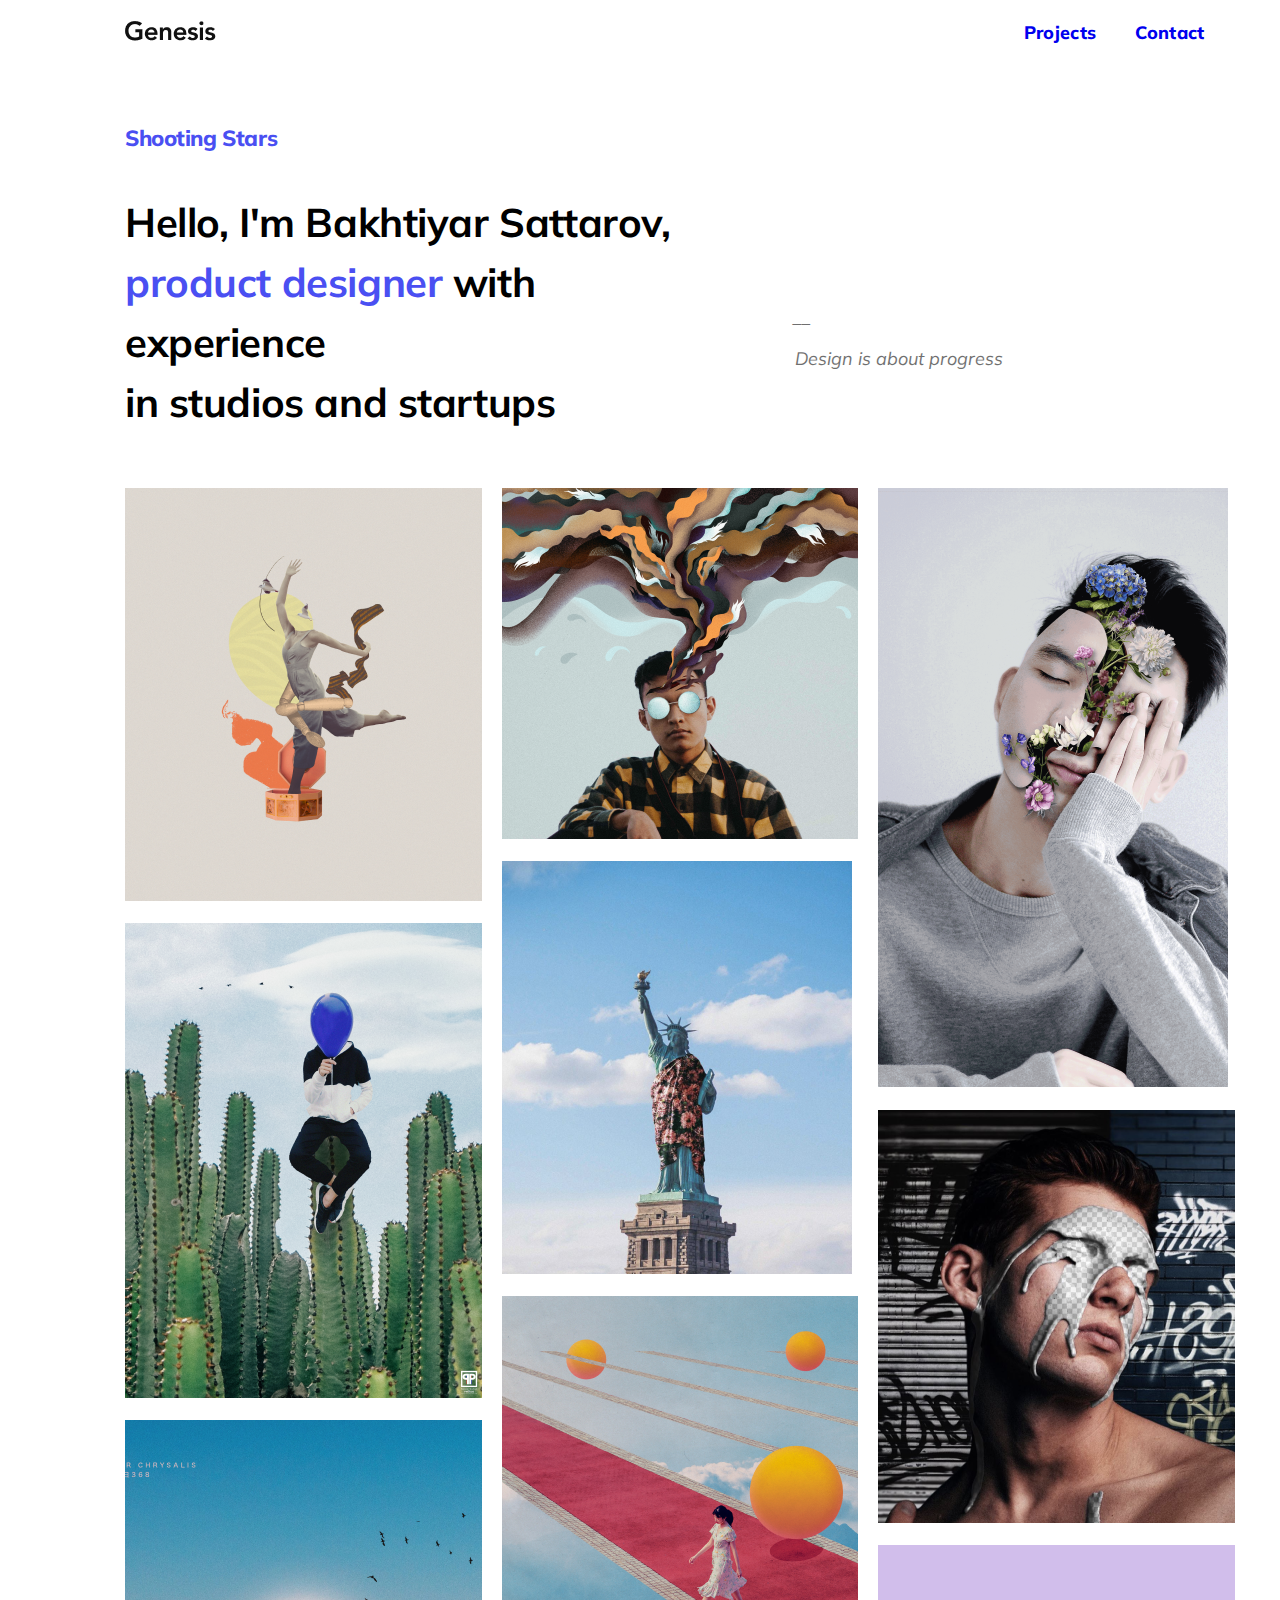
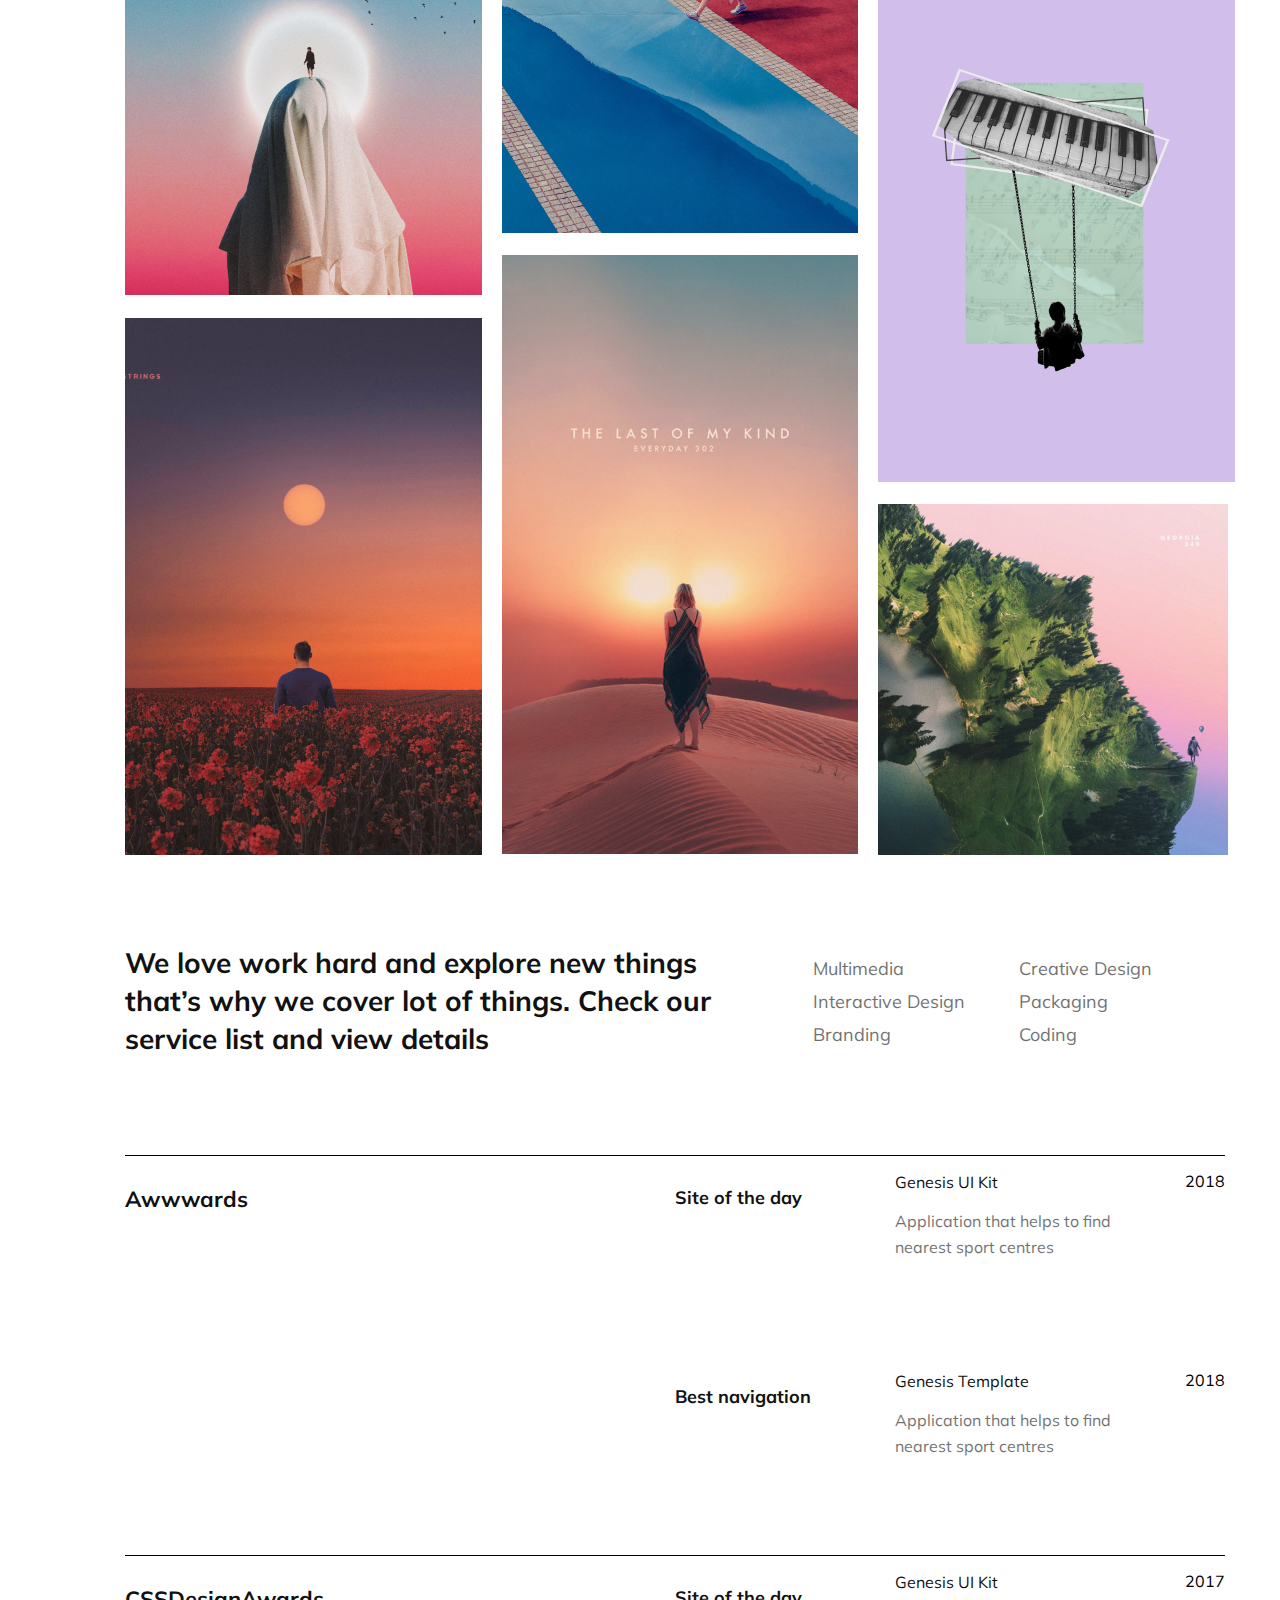
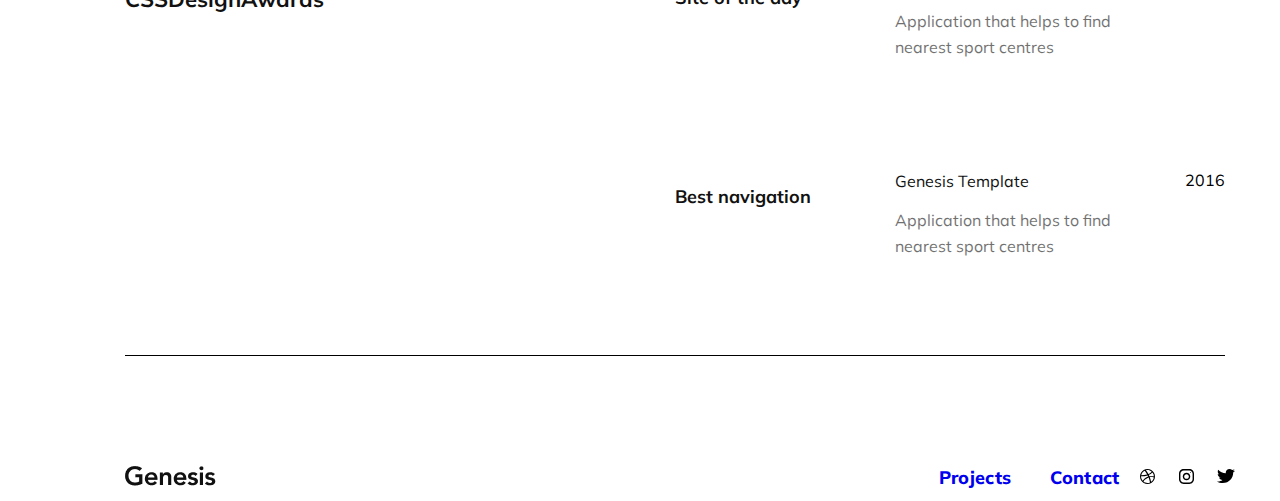
<file: index.html>
<!DOCTYPE html>
<html lang="en">
<head>
    <meta charset="UTF-8">
    <meta name="viewport" content="width=device-width, initial-scale=1.0">
    <link rel="preconnect" href="https://fonts.googleapis.com">
    <link rel="preconnect" href="https://fonts.gstatic.com" crossorigin>
    <link href="https://fonts.googleapis.com/css2?family=Mulish:ital,wght@0,200..1000;1,200..1000&display=swap" rel="stylesheet">
    <link rel="stylesheet" href="styles/normalize.css">
    <link rel="stylesheet" href="styles/index.css">
    <title>Genesis</title>
</head>
<body>
    <header>
        <div class="nav">
            <div class="logo"> 
                <a href="index.html"><img src="images/Logo2.png" alt="genesis-logo"></a>
            </div>
            <div class="menu">
                <button class="button__menu"><a href="pages/projects.html">Projects</a></button>
                <button class="button__menu"><a href="pages/contact.html">Contact</a></button>
            </div>

        </div>
    </header>
        <main>
            <div class="content-wrapper">
                <div class="content__left"> 
                    <p class="content__small">Shooting Stars</p>
                    <p class="content__big">Hello, I'm Bakhtiyar Sattarov, <br><span class="blue">product designer</span> with experience <br>in studios and startups</p> 
                </div>
                <div class="content__right">
                    <p class="content__italic" style="text-align: left;">__</p>
                    <p class="content__italic">Design is about progress</p>
                </div>
            </div>
        <div class="grid_container">
            <div class="grid__element first"><img src="images/statue.png" alt="a statue"> </div>
            <div class="grid__element second"><img src="images/thinker.png" alt="a thinker"> </div>
            <div class="grid__element third"> <img src="images/sleeper.png" alt="a man sleeping"></div>
            <div class="grid__element fourth"> <img src="images/cactus.png" alt="a cactus"></div>
            <div class="grid__element fifth"><img src="images/liberty.png" alt="the statue of liberty"> </div>
            <div class="grid__element sixth"> <img src="images/mask.png" alt="a man with paint on his face"></div>
            <div class="grid__element seventh"><img src="images/sun.png" alt="a sun"> </div>
            <div class="grid__element eight"><img src="images/balls.png" alt="three balls and a woman"> </div>
            <div class="grid__element ninth"><img src="images/piano.png" alt="a piano swing"> </div>
            <div class="grid__element tenth"><img src="images/sunset-man.png" alt="a man in sunset"> </div>
            <div class="grid__element eleventh"><img src="images/sunset-woman.png" alt="a woman in sunset"> </div>
            <div class="grid__element twelth"><img src="images/green.png" alt="a green world on the side"> </div>
         </div>
            
        <div class="table top">
            <div class="table__left">
                <h3>We love work hard and explore new things that’s 
                    why we cover lot of things. Check our service list 
                    and view details</h3>
            </div>
            <div class="table__right">
                <p class="list">Multimedia</p>
                <p class="list">Interactive Design</p>
                <p class="list">Branding</p>
            </div>
            <div class="table__right">
                <p class="list">Creative Design</p>
                <p class="list">Packaging</p>
                <p class="list">Coding</p>
            </div>

        </div>
        <div class="table">
            <div class="table__title"><h4>Awwwards</h4></div>
            <div class="table__award"><h5>Site of the day</h5></div>
            <div class="table__description">
                <p class="genesis">Genesis UI Kit</p>
                <p class="genesis trans">Application that helps to find nearest sport centres</p>
            </div>
            <div class="table__year"><p>2018</p></div>
        </div>
        <div class="table">
            <div class="table__title" style="border: none;"></div>
            <div class="table__award" style="border: none;"><h5>Best navigation</h5></div>
            <div class="table__description" style="border: none;">
                <p class="genesis">Genesis Template</p>
                <p class="genesis trans">Application that helps to find nearest sport centres</p>
            </div>
            <div class="table__year" style="border: none;"><p>2018</p></div>
        </div>
        <div class="table">
            <div class="table__title"><h4>CSSDesignAwards</h4></div>
            <div class="table__award"><h5>Site of the day</h5></div>
            <div class="table__description">
                <p class="genesis">Genesis UI Kit</p>
                <p class="genesis trans">Application that helps to find nearest sport centres</p>
            </div>
            <div class="table__year"><p>2017</p></div>
        </div>
        <div class="table">
            <div class="table__title" style="border-bottom: 1px solid black; border-top:none;"></div>
            <div class="table__award" style="border-bottom: 1px solid black; border-top:none;"><h5>Best navigation</h5></div>
            <div class="table__description" style="border-bottom: 1px solid black; border-top:none;">
                <p class="genesis">Genesis Template</p>
                <p class="genesis trans">Application that helps to find nearest sport centres</p>
            </div>
            <div class="table__year" style="border-bottom: 1px solid black; border-top:none;"><p>2016</p></div>
        </div>
        </main>
    
    <footer style="margin-top: 100px">
        <div class="nav">
            <div class="logo"> 
                <a href="index.html"><img src="images/Logo2.png" alt="genesis-logo"></a>
            </div>
            <div class="menu">
                <button class="button__menu"><a href="pages/projects.html">Projects</a></button>
                <button class="button__menu"><a href="pages/contact.html">Contact</a></button>
            </div>
            <div>
                <img src="images/Social.svg">
            </div>
        </div>
    </footer>
</body>
</html>
</file>
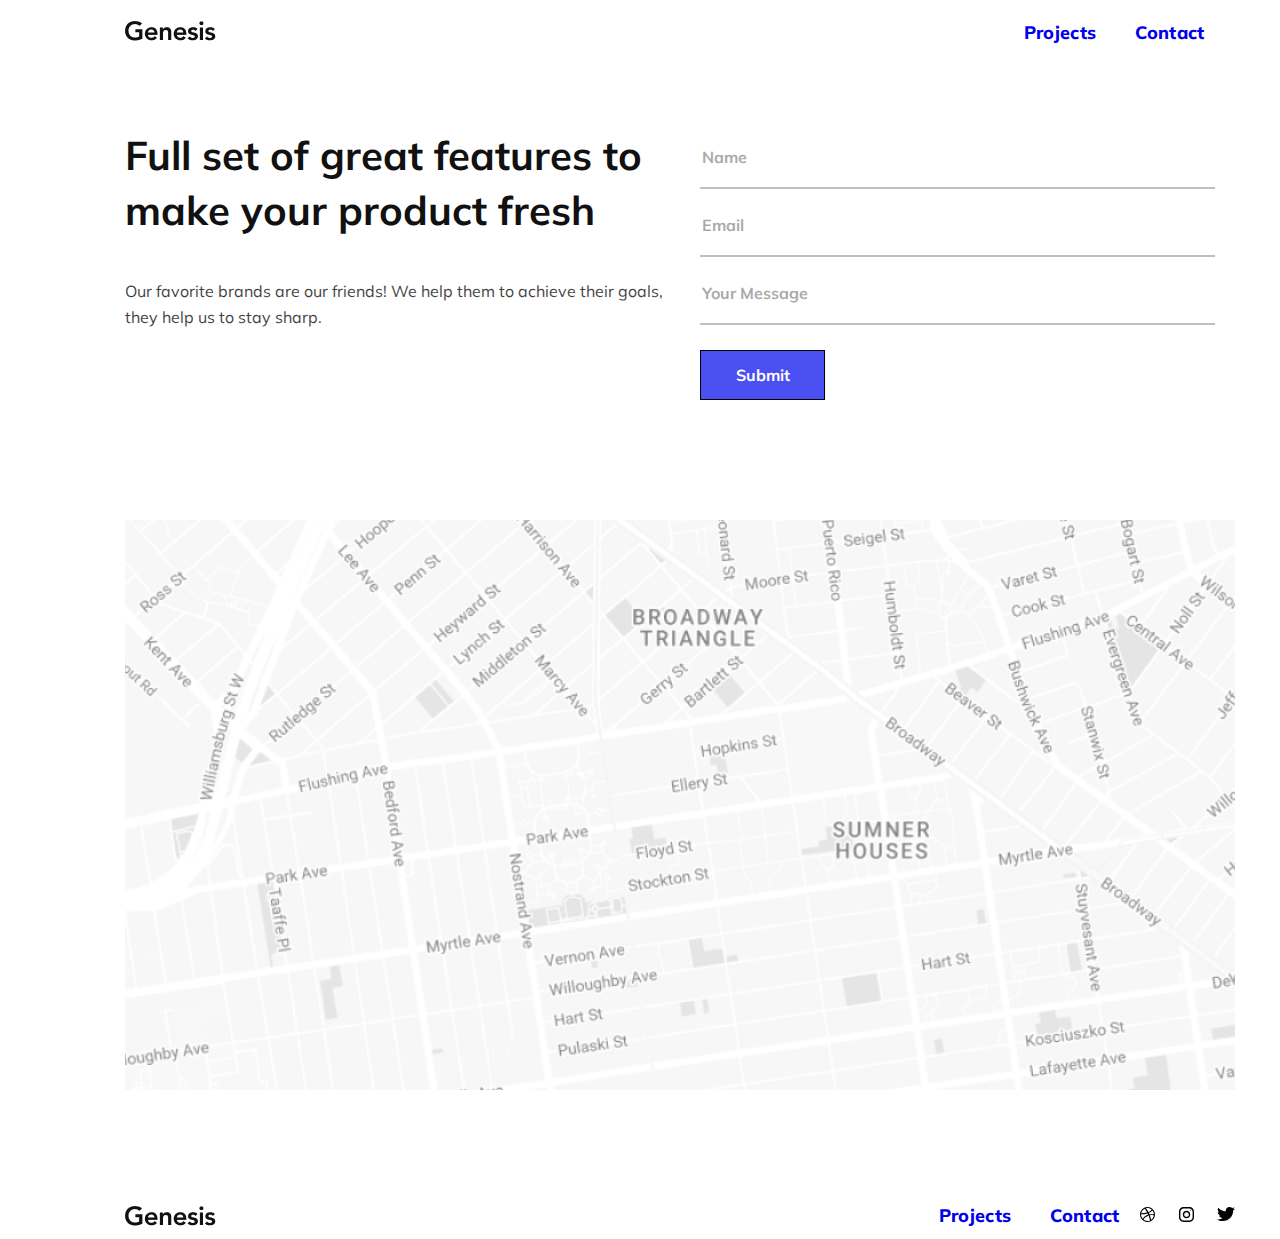
<file: pages/contact.html>
<!DOCTYPE html>
<html lang="en">
<head>
    <meta charset="UTF-8">
    <meta name="viewport" content="width=device-width, initial-scale=1.0">
    <link rel="preconnect" href="https://fonts.googleapis.com">
    <link rel="preconnect" href="https://fonts.gstatic.com" crossorigin>
    <link href="https://fonts.googleapis.com/css2?family=Mulish:ital,wght@0,200..1000;1,200..1000&display=swap" rel="stylesheet">
    <link rel="stylesheet" href="../styles/normalize.css">
    <link rel="stylesheet" href="../styles/index.css">
    <title>Genesis</title>
</head>
<body>
    <header>
        <div class="nav">
            <div class="logo"> 
                <a href="../index.html"><img src="../images/Logo2.png" alt="genesis-logo"></a>
            </div>
            <div class="menu">
                <button class="button__menu"><a href="projects.html">Projects</a></button>
                <button class="button__menu"><a href="contact.html">Contact</a></button>
            </div>

        </div>
    </header>
        <main>
            <div class="content-wrapper" style="height: 252px;">
                <div class="project__left" style="width: 50%;">
                    <h3 class="title__project">Full set of great features to make your product fresh</h3>
                    <p class="project__content">Our favorite brands are our friends! We help them to achieve 
                        their goals, they help us to stay sharp.
                    </p>
                </div>
                <div class="form__div">
                    <form>
                        <input type="text" id="fullname" placeholder="Name">
                        <input type="email" id="email" placeholder="Email" required class="input">
                        <input type="text" id="message" placeholder="Your Message" class="input">
                            <div style="justify-content: center; width: 100%;"> 
                                <button class="button__form" type="submit">Submit</button>
                            </div>
                        
                    </form>
                </div>
            </div>
            <div style="margin-top: 180px;">
                
                <img src="../images/Map.png">
            </div>
        </main>
    
        <footer style="margin-top: 100px">
            <div class="nav">
                <div class="logo"> 
                    <img src="../images/Logo2.png" alt="genesis-logo" href="index.html">
                </div>
                <div class="menu">
            
                    <button class="button__menu"><a href="../pages/projects.html">Projects</a></button>
                    <button class="button__menu"><a href="../pages/contact.html">Contact</a></button>
                </div>
                <div>
                    <img src="../images/Social.svg" alt="social logos">
                </div>
    
            </div>
    
        </footer>
</body>
</html>
</file>
<file: styles/index.css>
h3{font-family:"Mulish";font-style:normal;font-weight:700;font-size:28px;line-height:38px;color:#111111}.title__project{font-family:"Mulish";font-style:normal;font-weight:700;font-size:40px;line-height:55px;color:#111111}.project__content{font-family:"Mulish";font-style:normal;font-weight:400;font-size:16px;line-height:26px;color:#111111;mix-blend-mode:normal;opacity:0.8}.project__content2{font-family:"Mulish";font-style:normal;font-weight:400;font-size:16px;line-height:26px;color:#111111;mix-blend-mode:normal;opacity:0.8}h4{font-family:"Mulish";font-style:normal;font-weight:700;font-size:22px;line-height:28px;color:#111111}h5{font-family:"Mulish";font-style:normal;font-weight:700;font-size:18px;line-height:23px;color:#111111}.genesis{font-family:"Mulish";font-style:normal;font-weight:400;font-size:16px;line-height:20px;color:#111111}.trans{line-height:26px;mix-blend-mode:normal;opacity:0.6}.year{font-family:"Mulish";font-style:normal;font-weight:400;font-size:16px;line-height:20px;text-align:right;color:#111111}.list{font-family:"Mulish";font-style:normal;font-weight:400;font-size:18px;line-height:15px;color:#111111;mix-blend-mode:normal;opacity:0.6}.bold{font-family:"Mulish";font-style:normal;font-weight:700;font-size:18px;line-height:23px;color:#111111}.trans__project{font-family:"Mulish";font-style:normal;font-weight:700;font-size:18px;line-height:23px;color:#111111;mix-blend-mode:normal;opacity:0.5}header{width:1100px;height:78px;margin-top:10px}a{text-decoration:none}.nav{display:-webkit-box;display:-ms-flexbox;display:flex;-webkit-box-orient:horizontal;-webkit-box-direction:normal;-ms-flex-direction:row;flex-direction:row;-webkit-box-align:center;-ms-flex-align:center;align-items:center;max-width:100%;-ms-flex-pack:distribute;justify-content:space-around}.logo{display:-webkit-box;display:-ms-flexbox;display:flex;width:80%;-webkit-box-align:end;-ms-flex-align:end;align-items:flex-end}.menu{display:-webkit-box;display:-ms-flexbox;display:flex;width:20%}.button__menu{width:110px;height:46px;background-color:#ffffff;font-family:"Mulish",serif;font-optical-sizing:auto;font-weight:800;font-style:normal;font-size:18px;line-height:auto;text-align:center;letter-spacing:0.02em;color:#000000;border:none}main{display:-webkit-box;display:-ms-flexbox;display:flex;justify-items:center;width:1110px;-ms-flex-wrap:wrap;flex-wrap:wrap}section{width:1110px}.content-wrapper{display:-webkit-box;display:-ms-flexbox;display:flex;-webkit-box-orient:horizontal;-webkit-box-direction:normal;-ms-flex-direction:row;flex-direction:row;max-width:100%}.content__left{max-width:635px;width:100%;-ms-flex-line-pack:center;align-content:center;height:400px}.content__right{max-width:212px;width:100%;margin-left:50px;-ms-flex-line-pack:end;align-content:end;height:300px}.content__small{font-family:"Mulish",serif;font-optical-sizing:auto;font-weight:800;font-style:normal;font-size:22px;line-height:auto;text-align:left;letter-spacing:-0.42px;color:#4A4FF2}.blue{color:#4A4FF2}.content__big{font-family:"Mulish",serif;font-optical-sizing:auto;font-weight:700;font-style:normal;font-size:40px;line-height:auto;text-align:left;letter-spacing:-0.42px;color:#000000;line-height:60px}.content__italic{font-family:"Mulish";font-style:italic;font-weight:400;font-size:18px;line-height:23px;color:#111111;mix-blend-mode:normal;opacity:0.6;text-align:center}.container__bottom{display:-webkit-box;display:-ms-flexbox;display:flex;-webkit-box-orient:horizontal;-webkit-box-direction:normal;-ms-flex-direction:row;flex-direction:row;-webkit-box-pack:center;-ms-flex-pack:center;justify-content:center;-webkit-box-align:start;-ms-flex-align:start;align-items:flex-start;background-color:#FAA307;height:160px;width:468px;margin:0px;-ms-flex-wrap:wrap;flex-wrap:wrap;-ms-flex-line-pack:center;align-content:center}.table{display:-webkit-box;display:-ms-flexbox;display:flex;-webkit-box-orient:horizontal;-webkit-box-direction:normal;-ms-flex-direction:row;flex-direction:row;-webkit-box-align:center;-ms-flex-align:center;align-items:center;max-width:100%;width:1100px;height:200px}.top{height:106px;margin-top:91px;margin-bottom:101px}.table__left{width:635px;height:200px;-ms-flex-line-pack:center;align-content:center;margin-right:94px}.table__right{width:20%;height:200px;-ms-flex-line-pack:center;align-content:center}.table__title{width:50%;height:200px;border-top:1px solid black}.table__award{width:20%;height:200px;border-top:1px solid black}.table__description{width:20%;height:200px;border-top:1px solid black}.table__year{width:10%;height:200px;border-top:1px solid black;justify-items:end}.project__left{width:635px;height:200px}.project__right{width:50%;height:200px;justify-items:end}.project__table{width:80%;justify-items:end;display:-webkit-box;display:-ms-flexbox;display:flex;-webkit-box-orient:horizontal;-webkit-box-direction:normal;-ms-flex-direction:row;flex-direction:row;border-bottom:1px solid black;-webkit-box-pack:justify;-ms-flex-pack:justify;justify-content:space-between}div{text-align:start;margin-left:0px}.table__p{margin-right:50px;text-align:left}.form__div{width:50%}form{width:100%;display:-webkit-box;display:-ms-flexbox;display:flex;-webkit-box-orient:vertical;-webkit-box-direction:normal;-ms-flex-direction:column;flex-direction:column;padding:12px 20px;margin:8px 0;-webkit-box-sizing:border-box;box-sizing:border-box;outline:none;padding:auto;padding-top:25px;padding-bottom:25px}input{border:none;border-bottom:#979797 2px solid;margin-top:25px;font-family:"Mulish";font-style:normal;font-weight:700;font-size:16px;line-height:20px;color:#111111;mix-blend-mode:normal;opacity:0.6;padding-bottom:20px}.textarea::-webkit-input-placeholder,input::-webkit-input-placeholder{color:#111111;opacity:0.6}.textarea::-moz-placeholder,input::-moz-placeholder{color:#111111;opacity:0.6}.textarea:-ms-input-placeholder,input:-ms-input-placeholder{color:#111111;opacity:0.6}.textarea::-ms-input-placeholder,input::-ms-input-placeholder{color:#111111;opacity:0.6}.textarea::placeholder,input::placeholder{color:#111111;opacity:0.6}.button__form{background-color:#4A4FF2;border:1px solid #000000;margin-top:25px;color:white;font-family:"Mulish";font-style:normal;font-weight:700;font-size:16px;line-height:20px;text-align:center;color:#FFFFFF;-webkit-box-sizing:border-box;box-sizing:border-box;width:125px;height:50px}.button__form:hover{background-color:#FFB039;color:rgb(70,96,96)}.grid_container{display:-ms-grid;display:grid;-ms-grid-columns:1fr 20px 1fr 20px 1fr 20px 1fr 20px 1fr 20px 1fr 20px 1fr 20px 1fr 20px 1fr;grid-template-columns:repeat(9,1fr);-ms-grid-rows:1fr 20px 1fr 20px 1fr 20px 1fr 20px 1fr 20px 1fr 20px 1fr 20px 1fr 20px 1fr 20px 1fr 20px 1fr 20px 1fr 20px 1fr 20px 1fr 20px 1fr 20px 1fr 20px 1fr 20px 1fr 20px 1fr 20px 1fr 20px 1fr 20px 1fr 20px 1fr 20px 1fr 20px 1fr 20px 1fr 20px 1fr 20px 1fr 20px 1fr 20px 1fr 20px 1fr 20px 1fr;grid-template-rows:repeat(32,1fr);grid-gap:20px;background-color:rgb(255,255,255);height:1969px}.grid_container>:first-child{-ms-grid-row:1;-ms-grid-column:1}.grid_container>:nth-child(2){-ms-grid-row:1;-ms-grid-column:3}.grid_container>:nth-child(3){-ms-grid-row:1;-ms-grid-column:5}.grid_container>:nth-child(4){-ms-grid-row:1;-ms-grid-column:7}.grid_container>:nth-child(5){-ms-grid-row:1;-ms-grid-column:9}.grid_container>:nth-child(6){-ms-grid-row:1;-ms-grid-column:11}.grid_container>:nth-child(7){-ms-grid-row:1;-ms-grid-column:13}.grid_container>:nth-child(8){-ms-grid-row:1;-ms-grid-column:15}.grid_container>:nth-child(9){-ms-grid-row:1;-ms-grid-column:17}.grid_container>:nth-child(10){-ms-grid-row:3;-ms-grid-column:1}.grid_container>:nth-child(11){-ms-grid-row:3;-ms-grid-column:3}.grid_container>:nth-child(12){-ms-grid-row:3;-ms-grid-column:5}.grid_container>:nth-child(13){-ms-grid-row:3;-ms-grid-column:7}.grid_container>:nth-child(14){-ms-grid-row:3;-ms-grid-column:9}.grid_container>:nth-child(15){-ms-grid-row:3;-ms-grid-column:11}.grid_container>:nth-child(16){-ms-grid-row:3;-ms-grid-column:13}.grid_container>:nth-child(17){-ms-grid-row:3;-ms-grid-column:15}.grid_container>:nth-child(18){-ms-grid-row:3;-ms-grid-column:17}.grid_container>:nth-child(19){-ms-grid-row:5;-ms-grid-column:1}.grid_container>:nth-child(20){-ms-grid-row:5;-ms-grid-column:3}.grid_container>:nth-child(21){-ms-grid-row:5;-ms-grid-column:5}.grid_container>:nth-child(22){-ms-grid-row:5;-ms-grid-column:7}.grid_container>:nth-child(23){-ms-grid-row:5;-ms-grid-column:9}.grid_container>:nth-child(24){-ms-grid-row:5;-ms-grid-column:11}.grid_container>:nth-child(25){-ms-grid-row:5;-ms-grid-column:13}.grid_container>:nth-child(26){-ms-grid-row:5;-ms-grid-column:15}.grid_container>:nth-child(27){-ms-grid-row:5;-ms-grid-column:17}.grid_container>:nth-child(28){-ms-grid-row:7;-ms-grid-column:1}.grid_container>:nth-child(29){-ms-grid-row:7;-ms-grid-column:3}.grid_container>:nth-child(30){-ms-grid-row:7;-ms-grid-column:5}.grid_container>:nth-child(31){-ms-grid-row:7;-ms-grid-column:7}.grid_container>:nth-child(32){-ms-grid-row:7;-ms-grid-column:9}.grid_container>:nth-child(33){-ms-grid-row:7;-ms-grid-column:11}.grid_container>:nth-child(34){-ms-grid-row:7;-ms-grid-column:13}.grid_container>:nth-child(35){-ms-grid-row:7;-ms-grid-column:15}.grid_container>:nth-child(36){-ms-grid-row:7;-ms-grid-column:17}.grid_container>:nth-child(37){-ms-grid-row:9;-ms-grid-column:1}.grid_container>:nth-child(38){-ms-grid-row:9;-ms-grid-column:3}.grid_container>:nth-child(39){-ms-grid-row:9;-ms-grid-column:5}.grid_container>:nth-child(40){-ms-grid-row:9;-ms-grid-column:7}.grid_container>:nth-child(41){-ms-grid-row:9;-ms-grid-column:9}.grid_container>:nth-child(42){-ms-grid-row:9;-ms-grid-column:11}.grid_container>:nth-child(43){-ms-grid-row:9;-ms-grid-column:13}.grid_container>:nth-child(44){-ms-grid-row:9;-ms-grid-column:15}.grid_container>:nth-child(45){-ms-grid-row:9;-ms-grid-column:17}.grid_container>:nth-child(46){-ms-grid-row:11;-ms-grid-column:1}.grid_container>:nth-child(47){-ms-grid-row:11;-ms-grid-column:3}.grid_container>:nth-child(48){-ms-grid-row:11;-ms-grid-column:5}.grid_container>:nth-child(49){-ms-grid-row:11;-ms-grid-column:7}.grid_container>:nth-child(50){-ms-grid-row:11;-ms-grid-column:9}.grid_container>:nth-child(51){-ms-grid-row:11;-ms-grid-column:11}.grid_container>:nth-child(52){-ms-grid-row:11;-ms-grid-column:13}.grid_container>:nth-child(53){-ms-grid-row:11;-ms-grid-column:15}.grid_container>:nth-child(54){-ms-grid-row:11;-ms-grid-column:17}.grid_container>:nth-child(55){-ms-grid-row:13;-ms-grid-column:1}.grid_container>:nth-child(56){-ms-grid-row:13;-ms-grid-column:3}.grid_container>:nth-child(57){-ms-grid-row:13;-ms-grid-column:5}.grid_container>:nth-child(58){-ms-grid-row:13;-ms-grid-column:7}.grid_container>:nth-child(59){-ms-grid-row:13;-ms-grid-column:9}.grid_container>:nth-child(60){-ms-grid-row:13;-ms-grid-column:11}.grid_container>:nth-child(61){-ms-grid-row:13;-ms-grid-column:13}.grid_container>:nth-child(62){-ms-grid-row:13;-ms-grid-column:15}.grid_container>:nth-child(63){-ms-grid-row:13;-ms-grid-column:17}.grid_container>:nth-child(64){-ms-grid-row:15;-ms-grid-column:1}.grid_container>:nth-child(65){-ms-grid-row:15;-ms-grid-column:3}.grid_container>:nth-child(66){-ms-grid-row:15;-ms-grid-column:5}.grid_container>:nth-child(67){-ms-grid-row:15;-ms-grid-column:7}.grid_container>:nth-child(68){-ms-grid-row:15;-ms-grid-column:9}.grid_container>:nth-child(69){-ms-grid-row:15;-ms-grid-column:11}.grid_container>:nth-child(70){-ms-grid-row:15;-ms-grid-column:13}.grid_container>:nth-child(71){-ms-grid-row:15;-ms-grid-column:15}.grid_container>:nth-child(72){-ms-grid-row:15;-ms-grid-column:17}.grid_container>:nth-child(73){-ms-grid-row:17;-ms-grid-column:1}.grid_container>:nth-child(74){-ms-grid-row:17;-ms-grid-column:3}.grid_container>:nth-child(75){-ms-grid-row:17;-ms-grid-column:5}.grid_container>:nth-child(76){-ms-grid-row:17;-ms-grid-column:7}.grid_container>:nth-child(77){-ms-grid-row:17;-ms-grid-column:9}.grid_container>:nth-child(78){-ms-grid-row:17;-ms-grid-column:11}.grid_container>:nth-child(79){-ms-grid-row:17;-ms-grid-column:13}.grid_container>:nth-child(80){-ms-grid-row:17;-ms-grid-column:15}.grid_container>:nth-child(81){-ms-grid-row:17;-ms-grid-column:17}.grid_container>:nth-child(82){-ms-grid-row:19;-ms-grid-column:1}.grid_container>:nth-child(83){-ms-grid-row:19;-ms-grid-column:3}.grid_container>:nth-child(84){-ms-grid-row:19;-ms-grid-column:5}.grid_container>:nth-child(85){-ms-grid-row:19;-ms-grid-column:7}.grid_container>:nth-child(86){-ms-grid-row:19;-ms-grid-column:9}.grid_container>:nth-child(87){-ms-grid-row:19;-ms-grid-column:11}.grid_container>:nth-child(88){-ms-grid-row:19;-ms-grid-column:13}.grid_container>:nth-child(89){-ms-grid-row:19;-ms-grid-column:15}.grid_container>:nth-child(90){-ms-grid-row:19;-ms-grid-column:17}.grid_container>:nth-child(91){-ms-grid-row:21;-ms-grid-column:1}.grid_container>:nth-child(92){-ms-grid-row:21;-ms-grid-column:3}.grid_container>:nth-child(93){-ms-grid-row:21;-ms-grid-column:5}.grid_container>:nth-child(94){-ms-grid-row:21;-ms-grid-column:7}.grid_container>:nth-child(95){-ms-grid-row:21;-ms-grid-column:9}.grid_container>:nth-child(96){-ms-grid-row:21;-ms-grid-column:11}.grid_container>:nth-child(97){-ms-grid-row:21;-ms-grid-column:13}.grid_container>:nth-child(98){-ms-grid-row:21;-ms-grid-column:15}.grid_container>:nth-child(99){-ms-grid-row:21;-ms-grid-column:17}.grid_container>:nth-child(100){-ms-grid-row:23;-ms-grid-column:1}.grid_container>:nth-child(101){-ms-grid-row:23;-ms-grid-column:3}.grid_container>:nth-child(102){-ms-grid-row:23;-ms-grid-column:5}.grid_container>:nth-child(103){-ms-grid-row:23;-ms-grid-column:7}.grid_container>:nth-child(104){-ms-grid-row:23;-ms-grid-column:9}.grid_container>:nth-child(105){-ms-grid-row:23;-ms-grid-column:11}.grid_container>:nth-child(106){-ms-grid-row:23;-ms-grid-column:13}.grid_container>:nth-child(107){-ms-grid-row:23;-ms-grid-column:15}.grid_container>:nth-child(108){-ms-grid-row:23;-ms-grid-column:17}.grid_container>:nth-child(109){-ms-grid-row:25;-ms-grid-column:1}.grid_container>:nth-child(110){-ms-grid-row:25;-ms-grid-column:3}.grid_container>:nth-child(111){-ms-grid-row:25;-ms-grid-column:5}.grid_container>:nth-child(112){-ms-grid-row:25;-ms-grid-column:7}.grid_container>:nth-child(113){-ms-grid-row:25;-ms-grid-column:9}.grid_container>:nth-child(114){-ms-grid-row:25;-ms-grid-column:11}.grid_container>:nth-child(115){-ms-grid-row:25;-ms-grid-column:13}.grid_container>:nth-child(116){-ms-grid-row:25;-ms-grid-column:15}.grid_container>:nth-child(117){-ms-grid-row:25;-ms-grid-column:17}.grid_container>:nth-child(118){-ms-grid-row:27;-ms-grid-column:1}.grid_container>:nth-child(119){-ms-grid-row:27;-ms-grid-column:3}.grid_container>:nth-child(120){-ms-grid-row:27;-ms-grid-column:5}.grid_container>:nth-child(121){-ms-grid-row:27;-ms-grid-column:7}.grid_container>:nth-child(122){-ms-grid-row:27;-ms-grid-column:9}.grid_container>:nth-child(123){-ms-grid-row:27;-ms-grid-column:11}.grid_container>:nth-child(124){-ms-grid-row:27;-ms-grid-column:13}.grid_container>:nth-child(125){-ms-grid-row:27;-ms-grid-column:15}.grid_container>:nth-child(126){-ms-grid-row:27;-ms-grid-column:17}.grid_container>:nth-child(127){-ms-grid-row:29;-ms-grid-column:1}.grid_container>:nth-child(128){-ms-grid-row:29;-ms-grid-column:3}.grid_container>:nth-child(129){-ms-grid-row:29;-ms-grid-column:5}.grid_container>:nth-child(130){-ms-grid-row:29;-ms-grid-column:7}.grid_container>:nth-child(131){-ms-grid-row:29;-ms-grid-column:9}.grid_container>:nth-child(132){-ms-grid-row:29;-ms-grid-column:11}.grid_container>:nth-child(133){-ms-grid-row:29;-ms-grid-column:13}.grid_container>:nth-child(134){-ms-grid-row:29;-ms-grid-column:15}.grid_container>:nth-child(135){-ms-grid-row:29;-ms-grid-column:17}.grid_container>:nth-child(136){-ms-grid-row:31;-ms-grid-column:1}.grid_container>:nth-child(137){-ms-grid-row:31;-ms-grid-column:3}.grid_container>:nth-child(138){-ms-grid-row:31;-ms-grid-column:5}.grid_container>:nth-child(139){-ms-grid-row:31;-ms-grid-column:7}.grid_container>:nth-child(140){-ms-grid-row:31;-ms-grid-column:9}.grid_container>:nth-child(141){-ms-grid-row:31;-ms-grid-column:11}.grid_container>:nth-child(142){-ms-grid-row:31;-ms-grid-column:13}.grid_container>:nth-child(143){-ms-grid-row:31;-ms-grid-column:15}.grid_container>:nth-child(144){-ms-grid-row:31;-ms-grid-column:17}.grid_container>:nth-child(145){-ms-grid-row:33;-ms-grid-column:1}.grid_container>:nth-child(146){-ms-grid-row:33;-ms-grid-column:3}.grid_container>:nth-child(147){-ms-grid-row:33;-ms-grid-column:5}.grid_container>:nth-child(148){-ms-grid-row:33;-ms-grid-column:7}.grid_container>:nth-child(149){-ms-grid-row:33;-ms-grid-column:9}.grid_container>:nth-child(150){-ms-grid-row:33;-ms-grid-column:11}.grid_container>:nth-child(151){-ms-grid-row:33;-ms-grid-column:13}.grid_container>:nth-child(152){-ms-grid-row:33;-ms-grid-column:15}.grid_container>:nth-child(153){-ms-grid-row:33;-ms-grid-column:17}.grid_container>:nth-child(154){-ms-grid-row:35;-ms-grid-column:1}.grid_container>:nth-child(155){-ms-grid-row:35;-ms-grid-column:3}.grid_container>:nth-child(156){-ms-grid-row:35;-ms-grid-column:5}.grid_container>:nth-child(157){-ms-grid-row:35;-ms-grid-column:7}.grid_container>:nth-child(158){-ms-grid-row:35;-ms-grid-column:9}.grid_container>:nth-child(159){-ms-grid-row:35;-ms-grid-column:11}.grid_container>:nth-child(160){-ms-grid-row:35;-ms-grid-column:13}.grid_container>:nth-child(161){-ms-grid-row:35;-ms-grid-column:15}.grid_container>:nth-child(162){-ms-grid-row:35;-ms-grid-column:17}.grid_container>:nth-child(163){-ms-grid-row:37;-ms-grid-column:1}.grid_container>:nth-child(164){-ms-grid-row:37;-ms-grid-column:3}.grid_container>:nth-child(165){-ms-grid-row:37;-ms-grid-column:5}.grid_container>:nth-child(166){-ms-grid-row:37;-ms-grid-column:7}.grid_container>:nth-child(167){-ms-grid-row:37;-ms-grid-column:9}.grid_container>:nth-child(168){-ms-grid-row:37;-ms-grid-column:11}.grid_container>:nth-child(169){-ms-grid-row:37;-ms-grid-column:13}.grid_container>:nth-child(170){-ms-grid-row:37;-ms-grid-column:15}.grid_container>:nth-child(171){-ms-grid-row:37;-ms-grid-column:17}.grid_container>:nth-child(172){-ms-grid-row:39;-ms-grid-column:1}.grid_container>:nth-child(173){-ms-grid-row:39;-ms-grid-column:3}.grid_container>:nth-child(174){-ms-grid-row:39;-ms-grid-column:5}.grid_container>:nth-child(175){-ms-grid-row:39;-ms-grid-column:7}.grid_container>:nth-child(176){-ms-grid-row:39;-ms-grid-column:9}.grid_container>:nth-child(177){-ms-grid-row:39;-ms-grid-column:11}.grid_container>:nth-child(178){-ms-grid-row:39;-ms-grid-column:13}.grid_container>:nth-child(179){-ms-grid-row:39;-ms-grid-column:15}.grid_container>:nth-child(180){-ms-grid-row:39;-ms-grid-column:17}.grid_container>:nth-child(181){-ms-grid-row:41;-ms-grid-column:1}.grid_container>:nth-child(182){-ms-grid-row:41;-ms-grid-column:3}.grid_container>:nth-child(183){-ms-grid-row:41;-ms-grid-column:5}.grid_container>:nth-child(184){-ms-grid-row:41;-ms-grid-column:7}.grid_container>:nth-child(185){-ms-grid-row:41;-ms-grid-column:9}.grid_container>:nth-child(186){-ms-grid-row:41;-ms-grid-column:11}.grid_container>:nth-child(187){-ms-grid-row:41;-ms-grid-column:13}.grid_container>:nth-child(188){-ms-grid-row:41;-ms-grid-column:15}.grid_container>:nth-child(189){-ms-grid-row:41;-ms-grid-column:17}.grid_container>:nth-child(190){-ms-grid-row:43;-ms-grid-column:1}.grid_container>:nth-child(191){-ms-grid-row:43;-ms-grid-column:3}.grid_container>:nth-child(192){-ms-grid-row:43;-ms-grid-column:5}.grid_container>:nth-child(193){-ms-grid-row:43;-ms-grid-column:7}.grid_container>:nth-child(194){-ms-grid-row:43;-ms-grid-column:9}.grid_container>:nth-child(195){-ms-grid-row:43;-ms-grid-column:11}.grid_container>:nth-child(196){-ms-grid-row:43;-ms-grid-column:13}.grid_container>:nth-child(197){-ms-grid-row:43;-ms-grid-column:15}.grid_container>:nth-child(198){-ms-grid-row:43;-ms-grid-column:17}.grid_container>:nth-child(199){-ms-grid-row:45;-ms-grid-column:1}.grid_container>:nth-child(200){-ms-grid-row:45;-ms-grid-column:3}.grid_container>:nth-child(201){-ms-grid-row:45;-ms-grid-column:5}.grid_container>:nth-child(202){-ms-grid-row:45;-ms-grid-column:7}.grid_container>:nth-child(203){-ms-grid-row:45;-ms-grid-column:9}.grid_container>:nth-child(204){-ms-grid-row:45;-ms-grid-column:11}.grid_container>:nth-child(205){-ms-grid-row:45;-ms-grid-column:13}.grid_container>:nth-child(206){-ms-grid-row:45;-ms-grid-column:15}.grid_container>:nth-child(207){-ms-grid-row:45;-ms-grid-column:17}.grid_container>:nth-child(208){-ms-grid-row:47;-ms-grid-column:1}.grid_container>:nth-child(209){-ms-grid-row:47;-ms-grid-column:3}.grid_container>:nth-child(210){-ms-grid-row:47;-ms-grid-column:5}.grid_container>:nth-child(211){-ms-grid-row:47;-ms-grid-column:7}.grid_container>:nth-child(212){-ms-grid-row:47;-ms-grid-column:9}.grid_container>:nth-child(213){-ms-grid-row:47;-ms-grid-column:11}.grid_container>:nth-child(214){-ms-grid-row:47;-ms-grid-column:13}.grid_container>:nth-child(215){-ms-grid-row:47;-ms-grid-column:15}.grid_container>:nth-child(216){-ms-grid-row:47;-ms-grid-column:17}.grid_container>:nth-child(217){-ms-grid-row:49;-ms-grid-column:1}.grid_container>:nth-child(218){-ms-grid-row:49;-ms-grid-column:3}.grid_container>:nth-child(219){-ms-grid-row:49;-ms-grid-column:5}.grid_container>:nth-child(220){-ms-grid-row:49;-ms-grid-column:7}.grid_container>:nth-child(221){-ms-grid-row:49;-ms-grid-column:9}.grid_container>:nth-child(222){-ms-grid-row:49;-ms-grid-column:11}.grid_container>:nth-child(223){-ms-grid-row:49;-ms-grid-column:13}.grid_container>:nth-child(224){-ms-grid-row:49;-ms-grid-column:15}.grid_container>:nth-child(225){-ms-grid-row:49;-ms-grid-column:17}.grid_container>:nth-child(226){-ms-grid-row:51;-ms-grid-column:1}.grid_container>:nth-child(227){-ms-grid-row:51;-ms-grid-column:3}.grid_container>:nth-child(228){-ms-grid-row:51;-ms-grid-column:5}.grid_container>:nth-child(229){-ms-grid-row:51;-ms-grid-column:7}.grid_container>:nth-child(230){-ms-grid-row:51;-ms-grid-column:9}.grid_container>:nth-child(231){-ms-grid-row:51;-ms-grid-column:11}.grid_container>:nth-child(232){-ms-grid-row:51;-ms-grid-column:13}.grid_container>:nth-child(233){-ms-grid-row:51;-ms-grid-column:15}.grid_container>:nth-child(234){-ms-grid-row:51;-ms-grid-column:17}.grid_container>:nth-child(235){-ms-grid-row:53;-ms-grid-column:1}.grid_container>:nth-child(236){-ms-grid-row:53;-ms-grid-column:3}.grid_container>:nth-child(237){-ms-grid-row:53;-ms-grid-column:5}.grid_container>:nth-child(238){-ms-grid-row:53;-ms-grid-column:7}.grid_container>:nth-child(239){-ms-grid-row:53;-ms-grid-column:9}.grid_container>:nth-child(240){-ms-grid-row:53;-ms-grid-column:11}.grid_container>:nth-child(241){-ms-grid-row:53;-ms-grid-column:13}.grid_container>:nth-child(242){-ms-grid-row:53;-ms-grid-column:15}.grid_container>:nth-child(243){-ms-grid-row:53;-ms-grid-column:17}.grid_container>:nth-child(244){-ms-grid-row:55;-ms-grid-column:1}.grid_container>:nth-child(245){-ms-grid-row:55;-ms-grid-column:3}.grid_container>:nth-child(246){-ms-grid-row:55;-ms-grid-column:5}.grid_container>:nth-child(247){-ms-grid-row:55;-ms-grid-column:7}.grid_container>:nth-child(248){-ms-grid-row:55;-ms-grid-column:9}.grid_container>:nth-child(249){-ms-grid-row:55;-ms-grid-column:11}.grid_container>:nth-child(250){-ms-grid-row:55;-ms-grid-column:13}.grid_container>:nth-child(251){-ms-grid-row:55;-ms-grid-column:15}.grid_container>:nth-child(252){-ms-grid-row:55;-ms-grid-column:17}.grid_container>:nth-child(253){-ms-grid-row:57;-ms-grid-column:1}.grid_container>:nth-child(254){-ms-grid-row:57;-ms-grid-column:3}.grid_container>:nth-child(255){-ms-grid-row:57;-ms-grid-column:5}.grid_container>:nth-child(256){-ms-grid-row:57;-ms-grid-column:7}.grid_container>:nth-child(257){-ms-grid-row:57;-ms-grid-column:9}.grid_container>:nth-child(258){-ms-grid-row:57;-ms-grid-column:11}.grid_container>:nth-child(259){-ms-grid-row:57;-ms-grid-column:13}.grid_container>:nth-child(260){-ms-grid-row:57;-ms-grid-column:15}.grid_container>:nth-child(261){-ms-grid-row:57;-ms-grid-column:17}.grid_container>:nth-child(262){-ms-grid-row:59;-ms-grid-column:1}.grid_container>:nth-child(263){-ms-grid-row:59;-ms-grid-column:3}.grid_container>:nth-child(264){-ms-grid-row:59;-ms-grid-column:5}.grid_container>:nth-child(265){-ms-grid-row:59;-ms-grid-column:7}.grid_container>:nth-child(266){-ms-grid-row:59;-ms-grid-column:9}.grid_container>:nth-child(267){-ms-grid-row:59;-ms-grid-column:11}.grid_container>:nth-child(268){-ms-grid-row:59;-ms-grid-column:13}.grid_container>:nth-child(269){-ms-grid-row:59;-ms-grid-column:15}.grid_container>:nth-child(270){-ms-grid-row:59;-ms-grid-column:17}.grid_container>:nth-child(271){-ms-grid-row:61;-ms-grid-column:1}.grid_container>:nth-child(272){-ms-grid-row:61;-ms-grid-column:3}.grid_container>:nth-child(273){-ms-grid-row:61;-ms-grid-column:5}.grid_container>:nth-child(274){-ms-grid-row:61;-ms-grid-column:7}.grid_container>:nth-child(275){-ms-grid-row:61;-ms-grid-column:9}.grid_container>:nth-child(276){-ms-grid-row:61;-ms-grid-column:11}.grid_container>:nth-child(277){-ms-grid-row:61;-ms-grid-column:13}.grid_container>:nth-child(278){-ms-grid-row:61;-ms-grid-column:15}.grid_container>:nth-child(279){-ms-grid-row:61;-ms-grid-column:17}.grid_container>:nth-child(280){-ms-grid-row:63;-ms-grid-column:1}.grid_container>:nth-child(281){-ms-grid-row:63;-ms-grid-column:3}.grid_container>:nth-child(282){-ms-grid-row:63;-ms-grid-column:5}.grid_container>:nth-child(283){-ms-grid-row:63;-ms-grid-column:7}.grid_container>:nth-child(284){-ms-grid-row:63;-ms-grid-column:9}.grid_container>:nth-child(285){-ms-grid-row:63;-ms-grid-column:11}.grid_container>:nth-child(286){-ms-grid-row:63;-ms-grid-column:13}.grid_container>:nth-child(287){-ms-grid-row:63;-ms-grid-column:15}.grid_container>:nth-child(288){-ms-grid-row:63;-ms-grid-column:17}.first{-ms-grid-row:1;-ms-grid-row-span:7;grid-row:1/8;-ms-grid-column:1;-ms-grid-column-span:3;grid-column:1/4}.second{-ms-grid-row:1;-ms-grid-row-span:6;grid-row:1/7;-ms-grid-column:4;-ms-grid-column-span:3;grid-column:4/7}.third{-ms-grid-row:1;-ms-grid-row-span:10;grid-row:1/11;-ms-grid-column:7;-ms-grid-column-span:3;grid-column:7/10}.fourth{-ms-grid-row:8;-ms-grid-row-span:8;grid-row:8/16;-ms-grid-column:1;-ms-grid-column-span:3;grid-column:1/4}.fifth{-ms-grid-row:7;-ms-grid-row-span:7;grid-row:7/14;-ms-grid-column:4;-ms-grid-column-span:3;grid-column:4/7}.sixth{-ms-grid-row:11;-ms-grid-row-span:6;grid-row:11/17;-ms-grid-column:7;-ms-grid-column-span:3;grid-column:7/10}.seventh{-ms-grid-row:16;-ms-grid-row-span:8;grid-row:16/24;-ms-grid-column:1;-ms-grid-column-span:3;grid-column:1/4}.eight{-ms-grid-row:14;-ms-grid-row-span:9;grid-row:14/23;-ms-grid-column:4;-ms-grid-column-span:3;grid-column:4/7}.ninth{-ms-grid-row:18;-ms-grid-row-span:9;grid-row:18/27;-ms-grid-column:7;-ms-grid-column-span:3;grid-column:7/10}.tenth{-ms-grid-row:24;-ms-grid-row-span:8;grid-row:24/32;-ms-grid-column:1;-ms-grid-column-span:3;grid-column:1/4}.eleventh{-ms-grid-row:23;-ms-grid-row-span:9;grid-row:23/32;-ms-grid-column:4;-ms-grid-column-span:3;grid-column:4/7}.twelth{-ms-grid-row:27;-ms-grid-row-span:5;grid-row:27/32;-ms-grid-column:7;-ms-grid-column-span:3;grid-column:7/10}body{font-family:"Mulish",serif;width:1110px;background-color:white;padding-left:125px;padding-right:125px}
</file>
